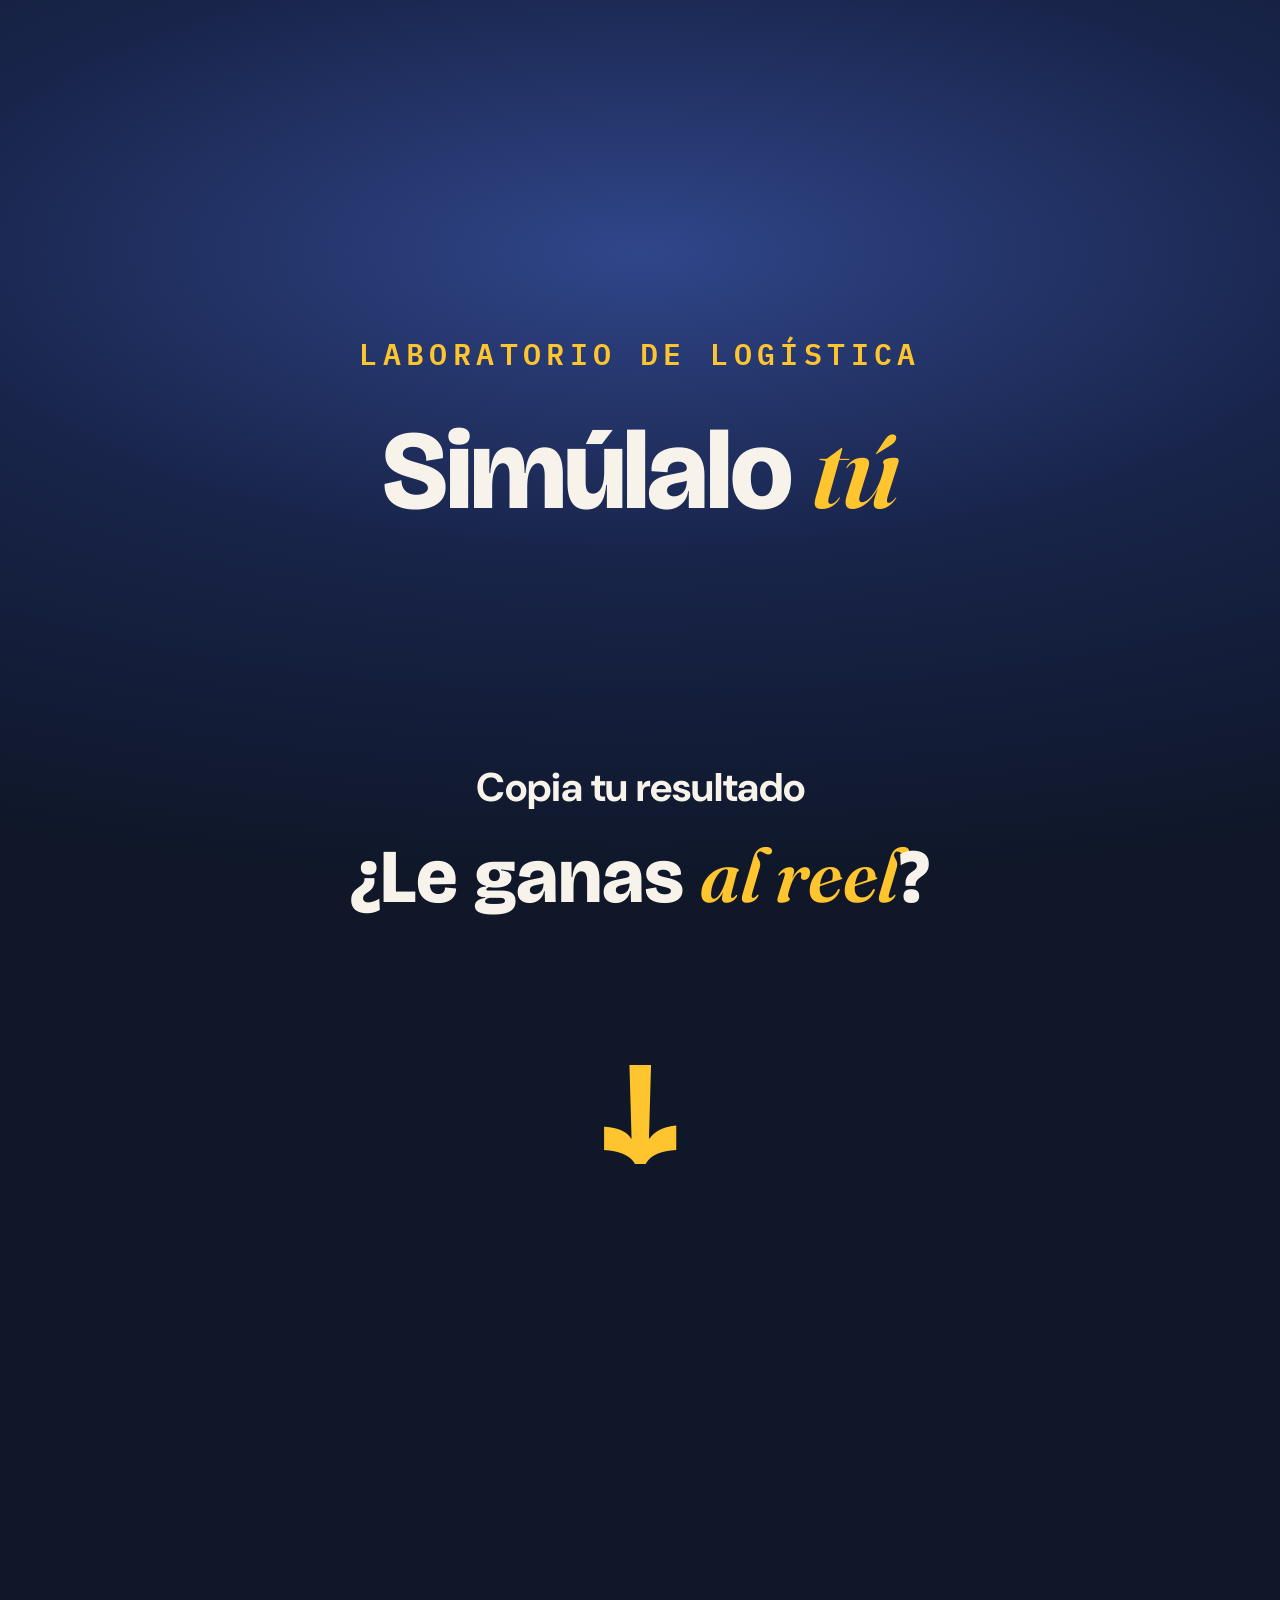
<file: promo/historia_estreno/pages/p4.html>
<!doctype html><html lang="es"><head><meta charset="utf-8"><style>
@import url('https://fonts.googleapis.com/css2?family=Bricolage+Grotesque:wght@500..800&family=DM+Sans:wght@400..700&family=Fraunces:ital,wght@0,400..700;1,400..700&family=IBM+Plex+Mono:wght@500;600&display=block');
:root{--bg:#0F1729;--ink:#F7F3EA;--muted:#B9C0D4;--yellow:#FFC52E;--mint:#4BE38A;--coral:#FF7A59;--f-d:"Bricolage Grotesque",sans-serif;--f-b:"DM Sans",sans-serif;--f-s:"Fraunces",serif;--f-m:"IBM Plex Mono",monospace}
*{box-sizing:border-box;margin:0}html,body{width:1080px;height:1920px;overflow:hidden;background:var(--bg);color:var(--ink);font-family:var(--f-b)}
.bg{position:absolute;inset:0;background:radial-gradient(120% 70% at 50% 28%,#30468A 0%,#18244A 48%,#0F1729 100%)}
.safe-top{position:absolute;left:0;right:0;top:0;height:270px}.safe-bot{position:absolute;left:0;right:0;bottom:0;height:380px}
.eyebrow{font:600 30px var(--f-m);letter-spacing:.18em;text-transform:uppercase;color:var(--yellow)}
.h1{font:800 112px/1 var(--f-d);letter-spacing:-.02em}.h1 em{font:600 italic 1em var(--f-s);color:var(--yellow)}
.h2{font:800 76px/1.05 var(--f-d)}.h2 em{font:600 italic 1em var(--f-s);color:var(--yellow)}
.p{font:400 40px/1.35 var(--f-b);color:var(--muted)}.p b{color:var(--ink);font-weight:700}
.pill{display:inline-block;font:800 40px var(--f-d);color:var(--bg);background:var(--yellow);border-radius:999px;padding:16px 44px}
.card{position:absolute;left:60px;right:60px;border-radius:44px;background:rgba(15,23,41,.82);border:1px solid #ffffff22;backdrop-filter:blur(18px);padding:48px 56px}
.o{opacity:0}.center{text-align:center}
.hole{position:absolute;border:4px dashed #ffffff33;border-radius:28px;display:none}body.guides .hole{display:block}/* guías de huecos: solo con ?guides=1 */
.hole span{position:absolute;left:50%;top:50%;transform:translate(-50%,-50%);font:500 24px var(--f-m);color:#ffffff55;letter-spacing:.12em;text-transform:uppercase}
.logo{width:420px;height:420px;border-radius:96px;box-shadow:0 60px 120px -40px #000}
.brand{font:800 92px/1 var(--f-d);letter-spacing:-.01em}.brand small{display:block;font:600 34px var(--f-m);letter-spacing:.32em;color:var(--yellow);margin-top:10px}

</style><style>
#top{position:absolute;left:60px;right:60px;top:330px;text-align:center}
#mid{position:absolute;left:60px;right:60px;top:760px;text-align:center}
#arrow{position:absolute;left:0;right:0;top:1040px;text-align:center;font:800 150px var(--f-d);color:var(--yellow);line-height:1}
@keyframes bob{0%,100%{transform:translateY(0)}50%{transform:translateY(26px)}}#arrow{animation:bob 1.1s ease-in-out infinite}
#h1{left:190px;top:1150px;width:700px;height:200px}
#h2{left:190px;top:1340px;width:700px;height:220px}
</style></head><body onload="if(location.search.indexOf('guides')>0)document.body.classList.add('guides')"><div class="bg"></div>
<div id="top"><div class="eyebrow">Laboratorio de logística</div><div class="h1" style="margin-top:22px">Simúlalo <em>tú</em></div></div>
<div id="mid"><div class="p"><b>Copia tu resultado</b></div><div class="h2" style="margin-top:14px">¿Le ganas <em>al reel</em>?</div></div>
<div id="arrow">↓</div>
<div id="h1" class="hole"><span>sticker enlace</span></div>
<div id="h2" class="hole"><span>sticker cuenta regresiva</span></div>
</body></html>
</file>
